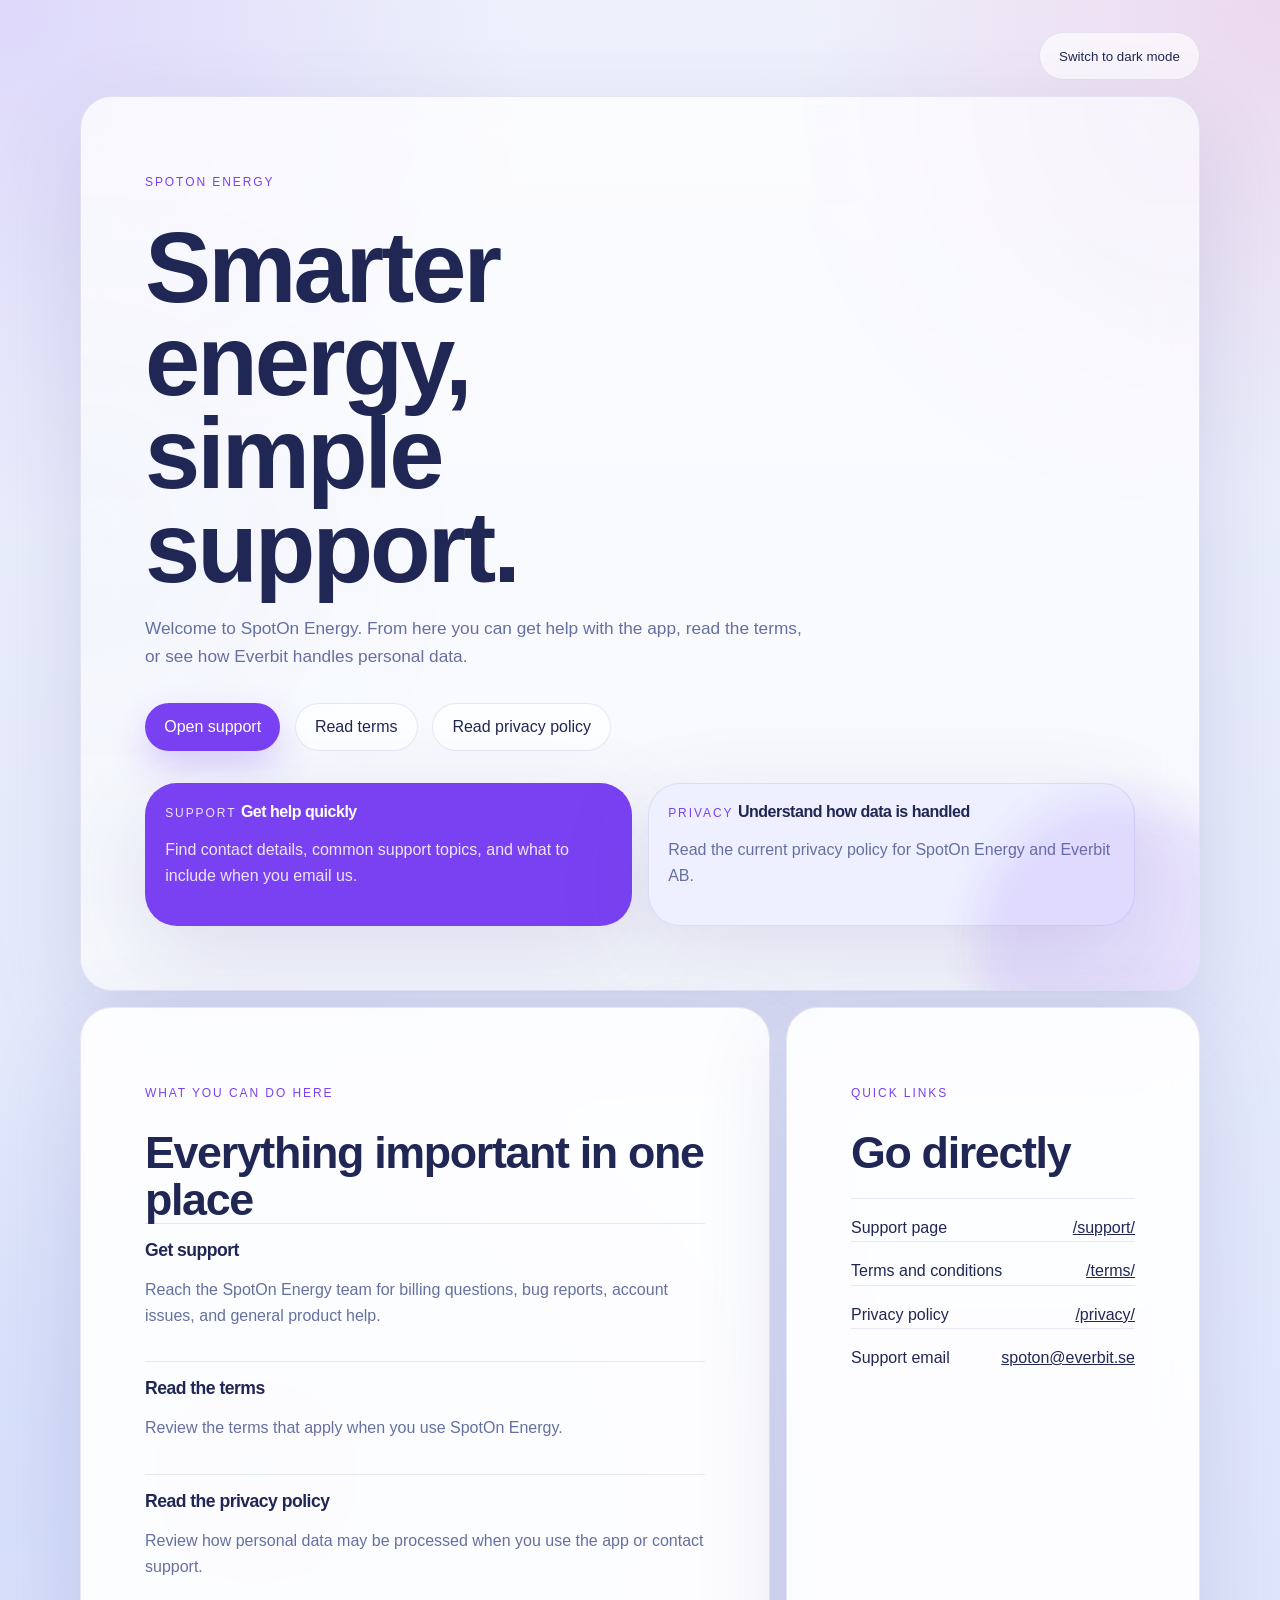
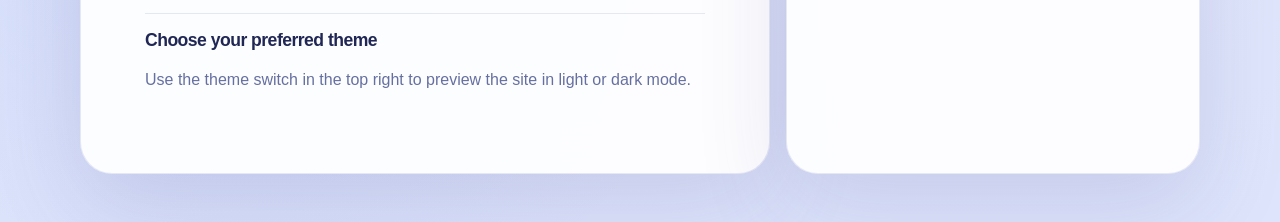
<file: index.html>
<!DOCTYPE html>
<html lang="en">
<head>
    <meta charset="utf-8"/>
    <meta name="viewport" content="width=device-width, initial-scale=1"/>
    <title>SpotOn Energy</title>
    <meta
            name="description"
            content="Welcome to SpotOn Energy. Find support information, terms, and the privacy policy."
    />
    <link rel="stylesheet" href="styles.css"/>
    <script src="theme.js" defer></script>
</head>
<body>
<main class="shell">
    <div class="topbar">
        <button class="subtle-link theme-toggle" data-theme-toggle type="button">Switch theme</button>
    </div>

    <section class="panel hero-panel">
        <p class="eyebrow">SpotOn Energy</p>
        <h1>Smarter energy, simple support.</h1>
        <p class="lede">
            Welcome to SpotOn Energy. From here you can get help with the app,
            read the terms, or see how Everbit handles personal data.
        </p>

        <div class="actions">
            <a class="button" href="support/">Open support</a>
            <a class="subtle-link" href="terms/">Read terms</a>
            <a class="subtle-link" href="privacy/">Read privacy policy</a>
        </div>

        <div class="card-grid">
            <article class="info-card gradient-card">
                <span class="label">Support</span>
                <strong>Get help quickly</strong>
                <p class="muted">
                    Find contact details, common support topics, and what to include when you email us.
                </p>
            </article>

            <article class="info-card soft-card">
                <span class="label">Privacy</span>
                <strong>Understand how data is handled</strong>
                <p class="muted">
                    Read the current privacy policy for SpotOn Energy and Everbit AB.
                </p>
            </article>
        </div>
    </section>

    <section class="grid">
        <article class="panel section-panel">
            <p class="eyebrow">What you can do here</p>
            <h2>Everything important in one place</h2>
            <div class="stack">
                <div>
                    <h3>Get support</h3>
                    <p class="muted">
                        Reach the SpotOn Energy team for billing questions, bug reports, account issues, and general
                        product help.
                    </p>
                </div>
                <div>
                    <h3>Read the terms</h3>
                    <p class="muted">
                        Review the terms that apply when you use SpotOn Energy.
                    </p>
                </div>
                <div>
                    <h3>Read the privacy policy</h3>
                    <p class="muted">
                        Review how personal data may be processed when you use the app or contact support.
                    </p>
                </div>
                <div>
                    <h3>Choose your preferred theme</h3>
                    <p class="muted">
                        Use the theme switch in the top right to preview the site in light or dark mode.
                    </p>
                </div>
            </div>
        </article>

        <aside class="panel section-panel">
            <p class="eyebrow">Quick links</p>
            <h2>Go directly</h2>
            <ul class="link-list">
                <li>
                    <span>Support page</span>
                    <a href="support/">/support/</a>
                </li>
                <li>
                    <span>Terms and conditions</span>
                    <a href="terms/">/terms/</a>
                </li>
                <li>
                    <span>Privacy policy</span>
                    <a href="privacy/">/privacy/</a>
                </li>
                <li>
                    <span>Support email</span>
                    <a href="mailto:spoton@everbit.se">spoton@everbit.se</a>
                </li>
            </ul>
        </aside>
    </section>
</main>
</body>
</html>
</file>
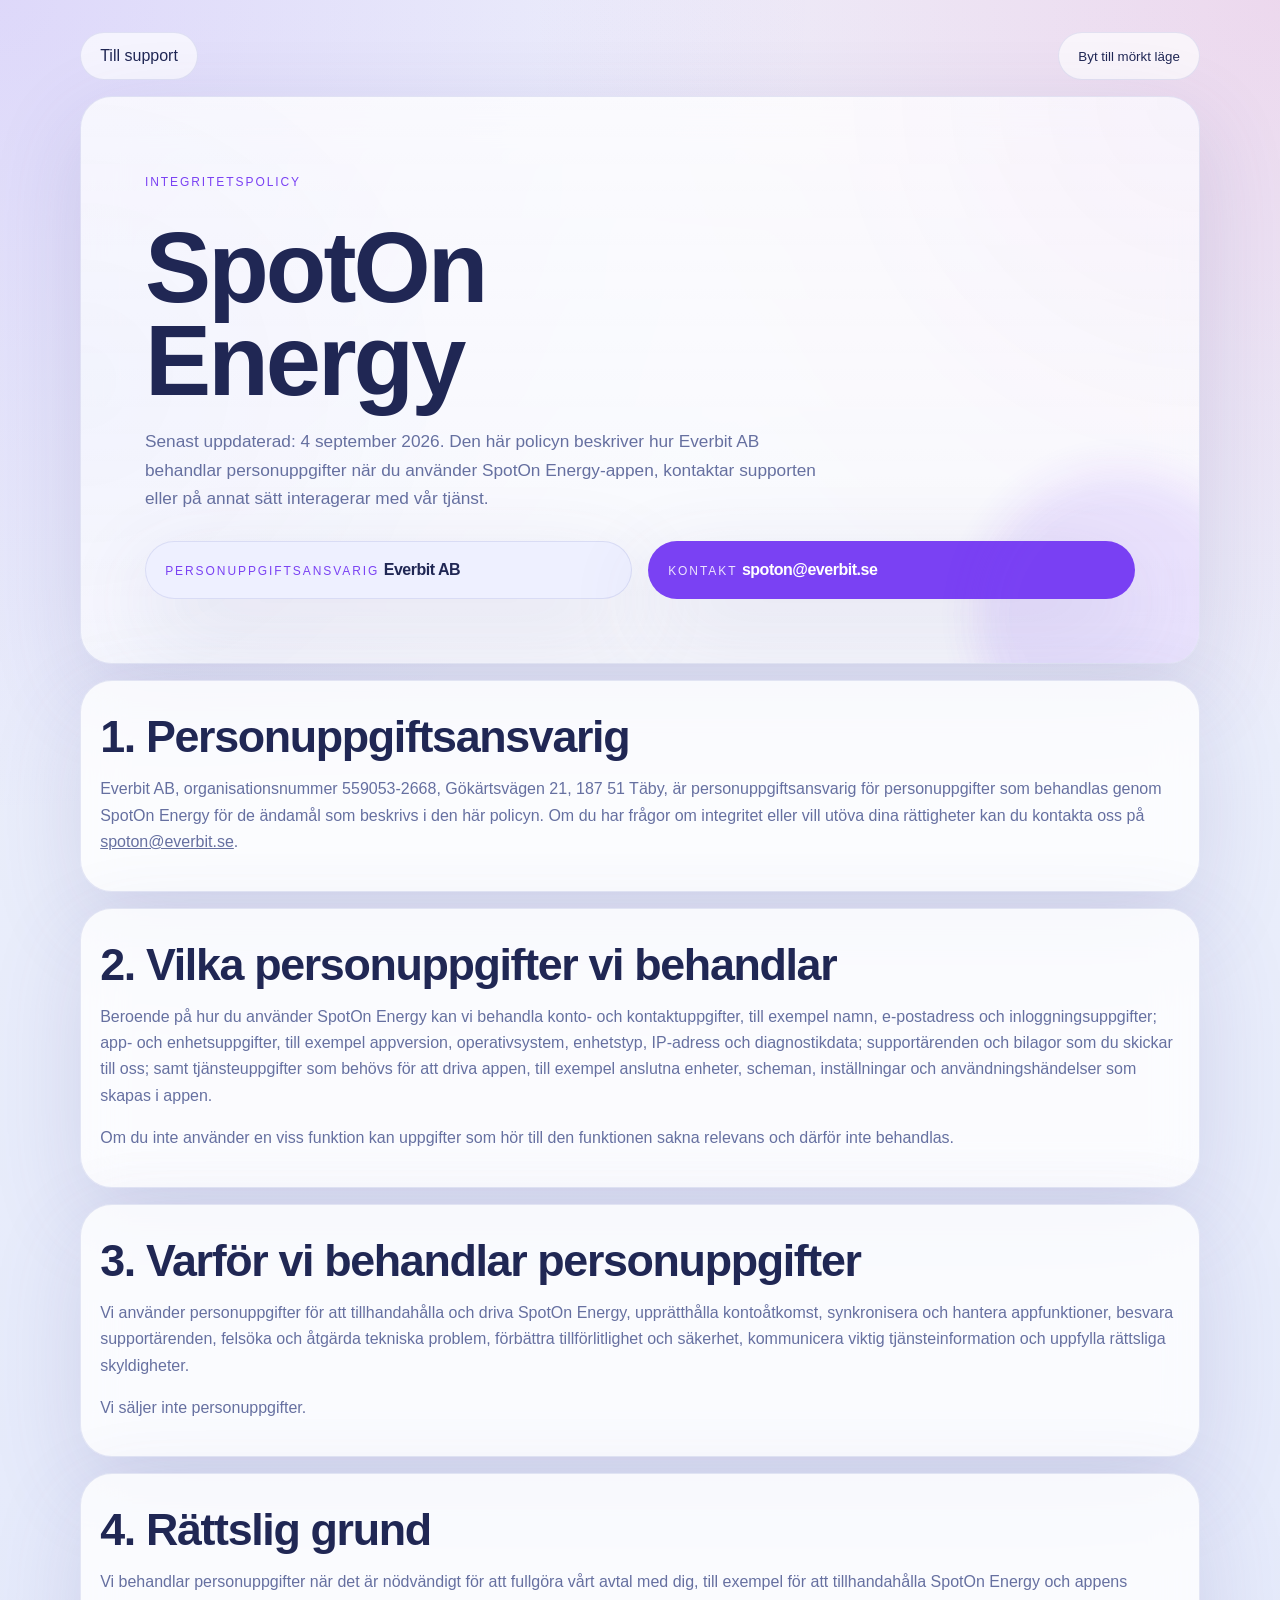
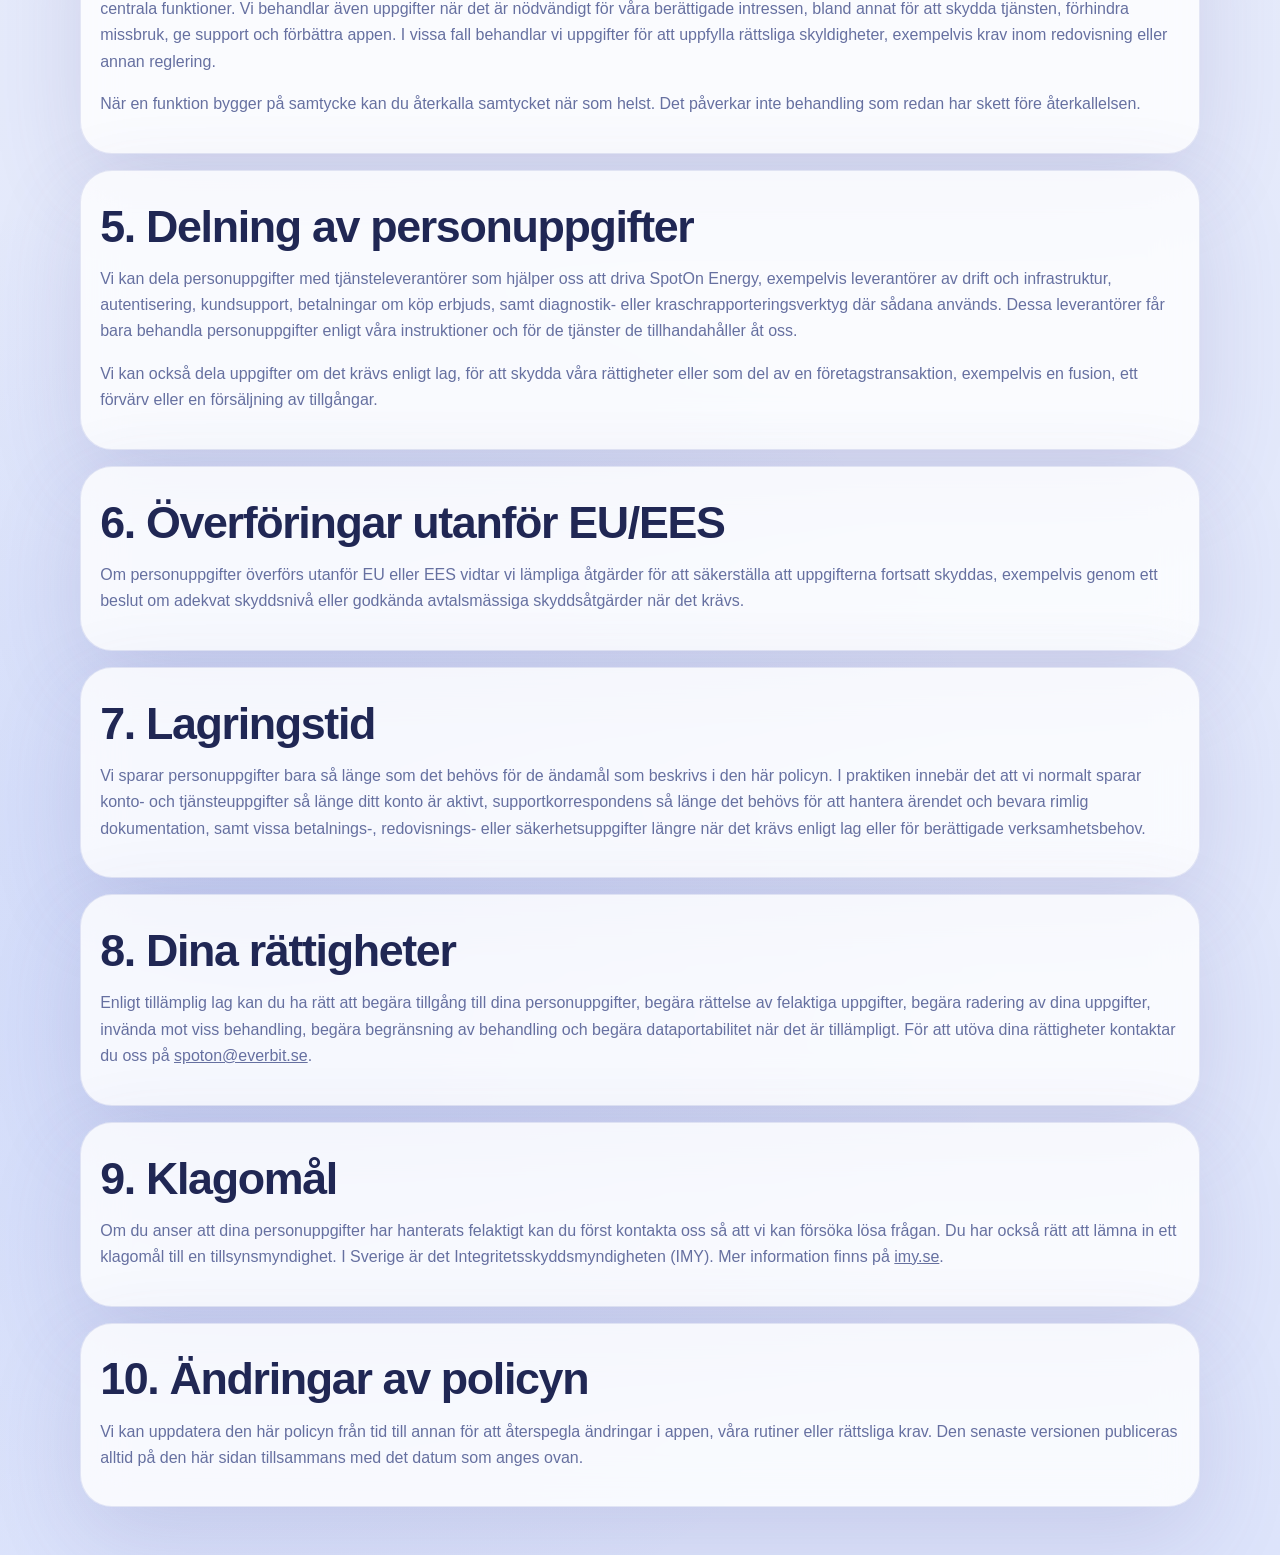
<file: privacy/index.html>
<!DOCTYPE html>
<html lang="sv">
<head>
    <meta charset="utf-8"/>
    <meta name="viewport" content="width=device-width, initial-scale=1"/>
    <title>SpotOn Energy integritetspolicy</title>
    <meta name="description" content="Integritetspolicy för SpotOn Energy-appen."/>
    <link rel="stylesheet" href="../styles.css"/>
    <script src="../theme.js" defer></script>
</head>
<body>
<main class="shell">
    <div class="topbar topbar-spread">
        <a class="back-link" href="../support/">Till support</a>
        <button class="subtle-link theme-toggle" data-theme-toggle type="button">Byt tema</button>
    </div>

    <section class="panel hero-panel">
        <p class="eyebrow">Integritetspolicy</p>
        <h1>SpotOn Energy</h1>
        <p class="lede">
            Senast uppdaterad: 4 september 2026. Den här policyn beskriver hur Everbit AB
            behandlar personuppgifter när du använder SpotOn Energy-appen, kontaktar supporten
            eller på annat sätt interagerar med vår tjänst.
        </p>

        <div class="summary-grid">
            <section class="summary-card soft-card">
                <span class="label">Personuppgiftsansvarig</span>
                <strong>Everbit AB</strong>
            </section>
            <section class="summary-card gradient-card">
                <span class="label">Kontakt</span>
                <strong>spoton@everbit.se</strong>
            </section>
        </div>
    </section>

    <div class="policy-sections">
        <section class="policy-card">
            <h2>1. Personuppgiftsansvarig</h2>
            <p class="muted">
                Everbit AB, organisationsnummer 559053-2668, Gökärtsvägen 21, 187 51 Täby,
                är personuppgiftsansvarig för personuppgifter som behandlas genom SpotOn Energy
                för de ändamål som beskrivs i den här policyn. Om du har frågor om integritet eller
                vill utöva dina rättigheter kan du kontakta oss på
                <a href="mailto:spoton@everbit.se">spoton@everbit.se</a>.
            </p>
        </section>

        <section class="policy-card">
            <h2>2. Vilka personuppgifter vi behandlar</h2>
            <p class="muted">
                Beroende på hur du använder SpotOn Energy kan vi behandla konto- och kontaktuppgifter,
                till exempel namn, e-postadress och inloggningsuppgifter; app- och enhetsuppgifter,
                till exempel appversion, operativsystem, enhetstyp, IP-adress och diagnostikdata;
                supportärenden och bilagor som du skickar till oss; samt tjänsteuppgifter som behövs
                för att driva appen, till exempel anslutna enheter, scheman, inställningar och
                användningshändelser som skapas i appen.
            </p>
            <p class="muted">
                Om du inte använder en viss funktion kan uppgifter som hör till den funktionen
                sakna relevans och därför inte behandlas.
            </p>
        </section>

        <section class="policy-card">
            <h2>3. Varför vi behandlar personuppgifter</h2>
            <p class="muted">
                Vi använder personuppgifter för att tillhandahålla och driva SpotOn Energy, upprätthålla
                kontoåtkomst, synkronisera och hantera appfunktioner, besvara supportärenden, felsöka och
                åtgärda tekniska problem, förbättra tillförlitlighet och säkerhet, kommunicera viktig
                tjänsteinformation och uppfylla rättsliga skyldigheter.
            </p>
            <p class="muted">Vi säljer inte personuppgifter.</p>
        </section>

        <section class="policy-card">
            <h2>4. Rättslig grund</h2>
            <p class="muted">
                Vi behandlar personuppgifter när det är nödvändigt för att fullgöra vårt avtal med dig,
                till exempel för att tillhandahålla SpotOn Energy och appens centrala funktioner. Vi
                behandlar även uppgifter när det är nödvändigt för våra berättigade intressen, bland annat
                för att skydda tjänsten, förhindra missbruk, ge support och förbättra appen. I vissa fall
                behandlar vi uppgifter för att uppfylla rättsliga skyldigheter, exempelvis krav inom
                redovisning eller annan reglering.
            </p>
            <p class="muted">
                När en funktion bygger på samtycke kan du återkalla samtycket när som helst. Det påverkar
                inte behandling som redan har skett före återkallelsen.
            </p>
        </section>

        <section class="policy-card">
            <h2>5. Delning av personuppgifter</h2>
            <p class="muted">
                Vi kan dela personuppgifter med tjänsteleverantörer som hjälper oss att driva SpotOn Energy,
                exempelvis leverantörer av drift och infrastruktur, autentisering, kundsupport, betalningar
                om köp erbjuds, samt diagnostik- eller kraschrapporteringsverktyg där sådana används. Dessa
                leverantörer får bara behandla personuppgifter enligt våra instruktioner och för de tjänster
                de tillhandahåller åt oss.
            </p>
            <p class="muted">
                Vi kan också dela uppgifter om det krävs enligt lag, för att skydda våra rättigheter eller
                som del av en företagstransaktion, exempelvis en fusion, ett förvärv eller en försäljning
                av tillgångar.
            </p>
        </section>

        <section class="policy-card">
            <h2>6. Överföringar utanför EU/EES</h2>
            <p class="muted">
                Om personuppgifter överförs utanför EU eller EES vidtar vi lämpliga åtgärder för att
                säkerställa att uppgifterna fortsatt skyddas, exempelvis genom ett beslut om adekvat
                skyddsnivå eller godkända avtalsmässiga skyddsåtgärder när det krävs.
            </p>
        </section>

        <section class="policy-card">
            <h2>7. Lagringstid</h2>
            <p class="muted">
                Vi sparar personuppgifter bara så länge som det behövs för de ändamål som beskrivs i den
                här policyn. I praktiken innebär det att vi normalt sparar konto- och tjänsteuppgifter så
                länge ditt konto är aktivt, supportkorrespondens så länge det behövs för att hantera ärendet
                och bevara rimlig dokumentation, samt vissa betalnings-, redovisnings- eller säkerhetsuppgifter
                längre när det krävs enligt lag eller för berättigade verksamhetsbehov.
            </p>
        </section>

        <section class="policy-card">
            <h2>8. Dina rättigheter</h2>
            <p class="muted">
                Enligt tillämplig lag kan du ha rätt att begära tillgång till dina personuppgifter, begära
                rättelse av felaktiga uppgifter, begära radering av dina uppgifter, invända mot viss
                behandling, begära begränsning av behandling och begära dataportabilitet när det är
                tillämpligt. För att utöva dina rättigheter kontaktar du oss på
                <a href="mailto:spoton@everbit.se">spoton@everbit.se</a>.
            </p>
        </section>

        <section class="policy-card">
            <h2>9. Klagomål</h2>
            <p class="muted">
                Om du anser att dina personuppgifter har hanterats felaktigt kan du först kontakta oss så
                att vi kan försöka lösa frågan. Du har också rätt att lämna in ett klagomål till en
                tillsynsmyndighet. I Sverige är det Integritetsskyddsmyndigheten (IMY). Mer information
                finns på <a href="https://www.imy.se/" target="_blank" rel="noreferrer">imy.se</a>.
            </p>
        </section>

        <section class="policy-card">
            <h2>10. Ändringar av policyn</h2>
            <p class="muted">
                Vi kan uppdatera den här policyn från tid till annan för att återspegla ändringar i appen,
                våra rutiner eller rättsliga krav. Den senaste versionen publiceras alltid på den här sidan
                tillsammans med det datum som anges ovan.
            </p>
        </section>
    </div>
</main>
</body>
</html>
</file>
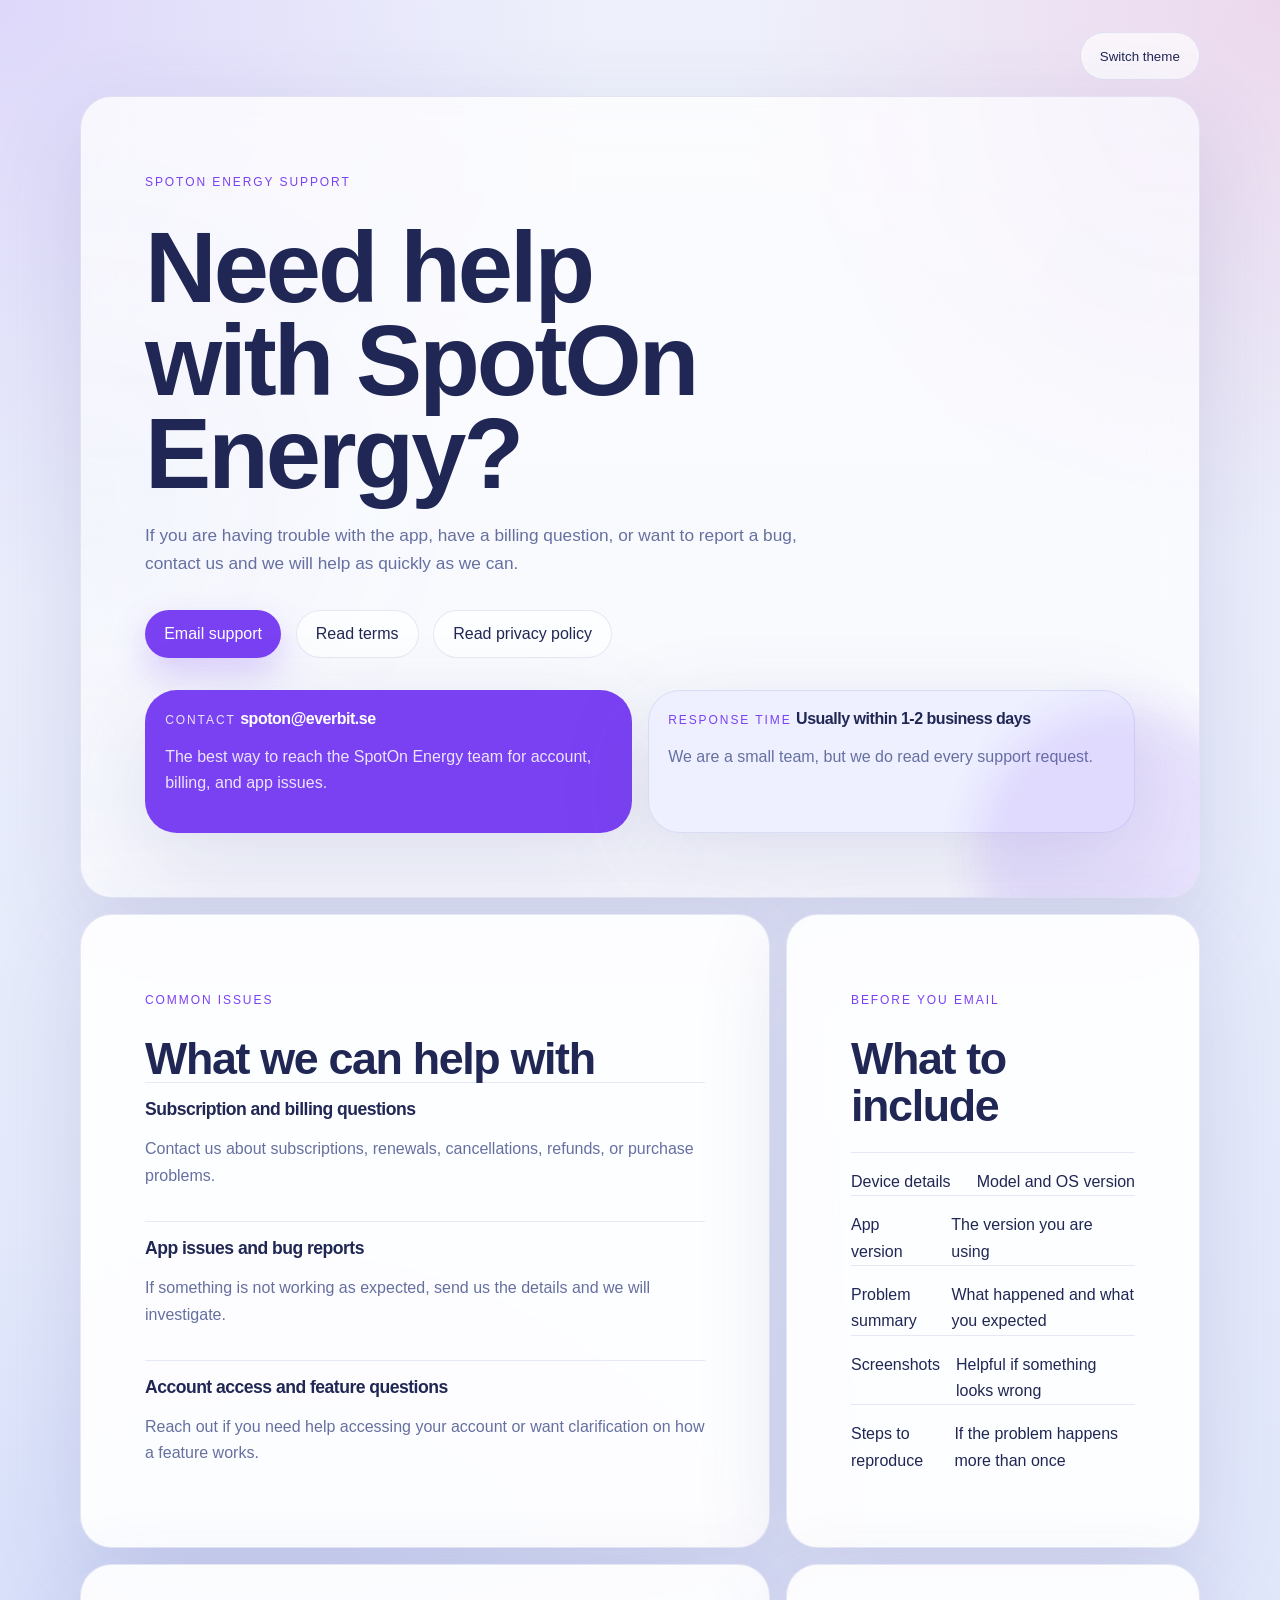
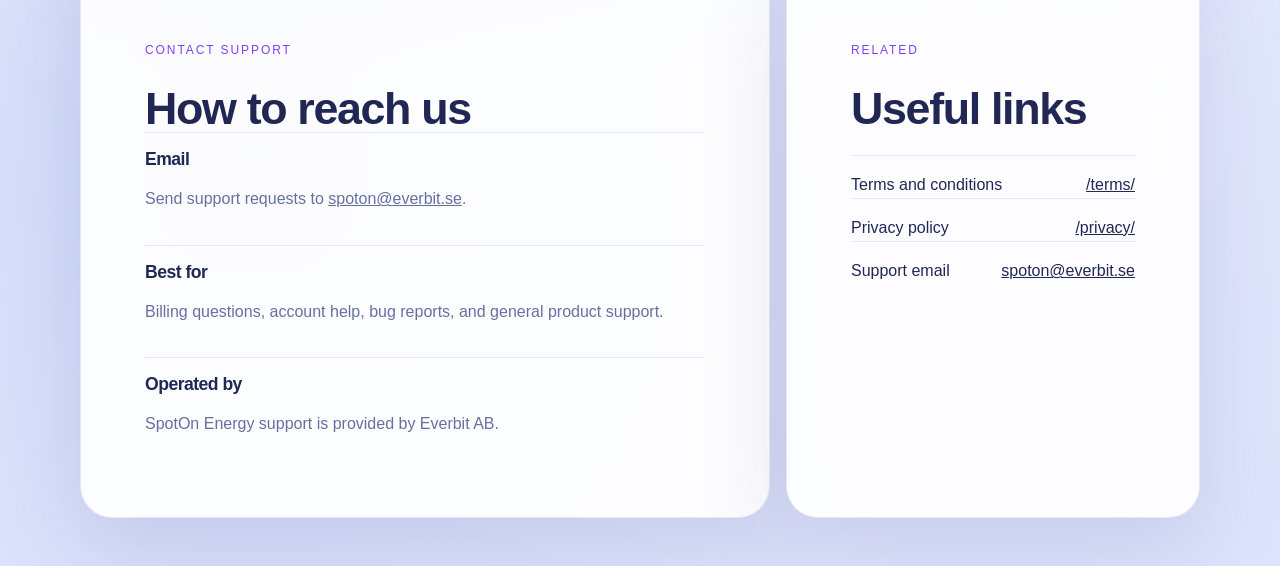
<file: support/index.html>
<!DOCTYPE html>
<html lang="en">
<head>
    <meta charset="utf-8"/>
    <meta name="viewport" content="width=device-width, initial-scale=1"/>
    <title>SpotOn Energy Support</title>
    <meta
            name="description"
            content="Support contact details and help information for the SpotOn Energy app."
    />
  <link rel="stylesheet" href="../styles.css"/>
  <script src="../theme.js" defer></script>
  <script src="../support-language.js" defer></script>
</head>
<body>
<main class="shell">
  <div class="topbar">
    <button class="subtle-link theme-toggle" data-theme-toggle data-i18n="themeButton" type="button">Switch theme
    </button>
  </div>
  <section class="panel hero-panel">
      <p class="eyebrow" data-i18n="eyebrowHero">SpotOn Energy support</p>
      <h1 data-i18n="heroTitle">Need help with SpotOn Energy?</h1>
    <p class="lede" data-i18n="heroLede">
          If you are having trouble with the app, have a billing question, or
          want to report a bug, contact us and we will help as quickly as we can.
        </p>

        <div class="actions">
          <a class="button" href="mailto:spoton@everbit.se" data-i18n="emailSupport">Email support</a>
            <a class="subtle-link" href="../terms/" data-i18n="readTerms">Read terms</a>
          <a class="subtle-link" href="../privacy/" data-i18n="readPrivacy">Read privacy policy</a>
        </div>

        <div class="card-grid">
          <article class="info-card gradient-card">
            <span class="label" data-i18n="contactLabel">Contact</span>
            <strong>spoton@everbit.se</strong>
            <p class="muted" data-i18n="contactBody">
                The best way to reach the SpotOn Energy team for account, billing, and app issues.
            </p>
          </article>

          <article class="info-card soft-card">
            <span class="label" data-i18n="responseLabel">Response time</span>
            <strong data-i18n="responseValue">Usually within 1-2 business days</strong>
            <p class="muted" data-i18n="responseBody">We are a small team, but we do read every support request.</p>
          </article>
        </div>
  </section>

  <section class="grid">
    <article class="panel section-panel">
      <p class="eyebrow" data-i18n="issuesEyebrow">Common issues</p>
      <h2 data-i18n="issuesTitle">What we can help with</h2>
          <div class="stack">
            <div>
              <h3 data-i18n="issueBillingTitle">Subscription and billing questions</h3>
              <p class="muted" data-i18n="issueBillingBody">
                Contact us about subscriptions, renewals, cancellations, refunds, or purchase
                problems.
              </p>
            </div>
            <div>
              <h3 data-i18n="issueBugTitle">App issues and bug reports</h3>
              <p class="muted" data-i18n="issueBugBody">
                If something is not working as expected, send us the details and we will
                investigate.
              </p>
            </div>
            <div>
              <h3 data-i18n="issueAccountTitle">Account access and feature questions</h3>
              <p class="muted" data-i18n="issueAccountBody">
                Reach out if you need help accessing your account or want clarification on how a
                feature works.
              </p>
            </div>
          </div>
        </article>

    <aside class="panel section-panel">
      <p class="eyebrow" data-i18n="beforeEyebrow">Before you email</p>
      <h2 data-i18n="beforeTitle">What to include</h2>
          <ul class="link-list">
            <li>
              <span data-i18n="deviceLabel">Device details</span>
              <span data-i18n="deviceValue">Model and OS version</span>
            </li>
            <li>
              <span data-i18n="appVersionLabel">App version</span>
              <span data-i18n="appVersionValue">The version you are using</span>
            </li>
            <li>
              <span data-i18n="summaryLabel">Problem summary</span>
              <span data-i18n="summaryValue">What happened and what you expected</span>
            </li>
            <li>
              <span data-i18n="screenshotsLabel">Screenshots</span>
              <span data-i18n="screenshotsValue">Helpful if something looks wrong</span>
            </li>
            <li>
              <span data-i18n="stepsLabel">Steps to reproduce</span>
              <span data-i18n="stepsValue">If the problem happens more than once</span>
            </li>
          </ul>
        </aside>
  </section>

  <section class="grid">
    <article class="panel section-panel">
      <p class="eyebrow" data-i18n="contactEyebrow">Contact support</p>
      <h2 data-i18n="contactTitle">How to reach us</h2>
      <div class="stack">
        <div>
          <h3 data-i18n="emailTitle">Email</h3>
          <p class="muted">
            <span data-i18n="emailBody">Send support requests to</span> <a href="mailto:spoton@everbit.se">spoton@everbit.se</a>.
          </p>
        </div>
        <div>
          <h3 data-i18n="bestForTitle">Best for</h3>
          <p class="muted" data-i18n="bestForBody">
            Billing questions, account help, bug reports, and general product support.
          </p>
        </div>
        <div>
          <h3 data-i18n="operatedByTitle">Operated by</h3>
            <p class="muted" data-i18n="operatedByBody">SpotOn Energy support is provided by Everbit AB.</p>
        </div>
      </div>
    </article>

    <aside class="panel section-panel">
      <p class="eyebrow" data-i18n="relatedEyebrow">Related</p>
      <h2 data-i18n="relatedTitle">Useful links</h2>
      <ul class="link-list">
          <li>
              <span data-i18n="termsLabel">Terms and conditions</span>
              <a href="../terms/">/terms/</a>
          </li>
        <li>
          <span data-i18n="privacyLabel">Privacy policy</span>
          <a href="../privacy/">/privacy/</a>
        </li>
        <li>
          <span data-i18n="supportEmailLabel">Support email</span>
          <a href="mailto:spoton@everbit.se">spoton@everbit.se</a>
        </li>
      </ul>
        </aside>
  </section>
</main>
</body>
</html>
</file>
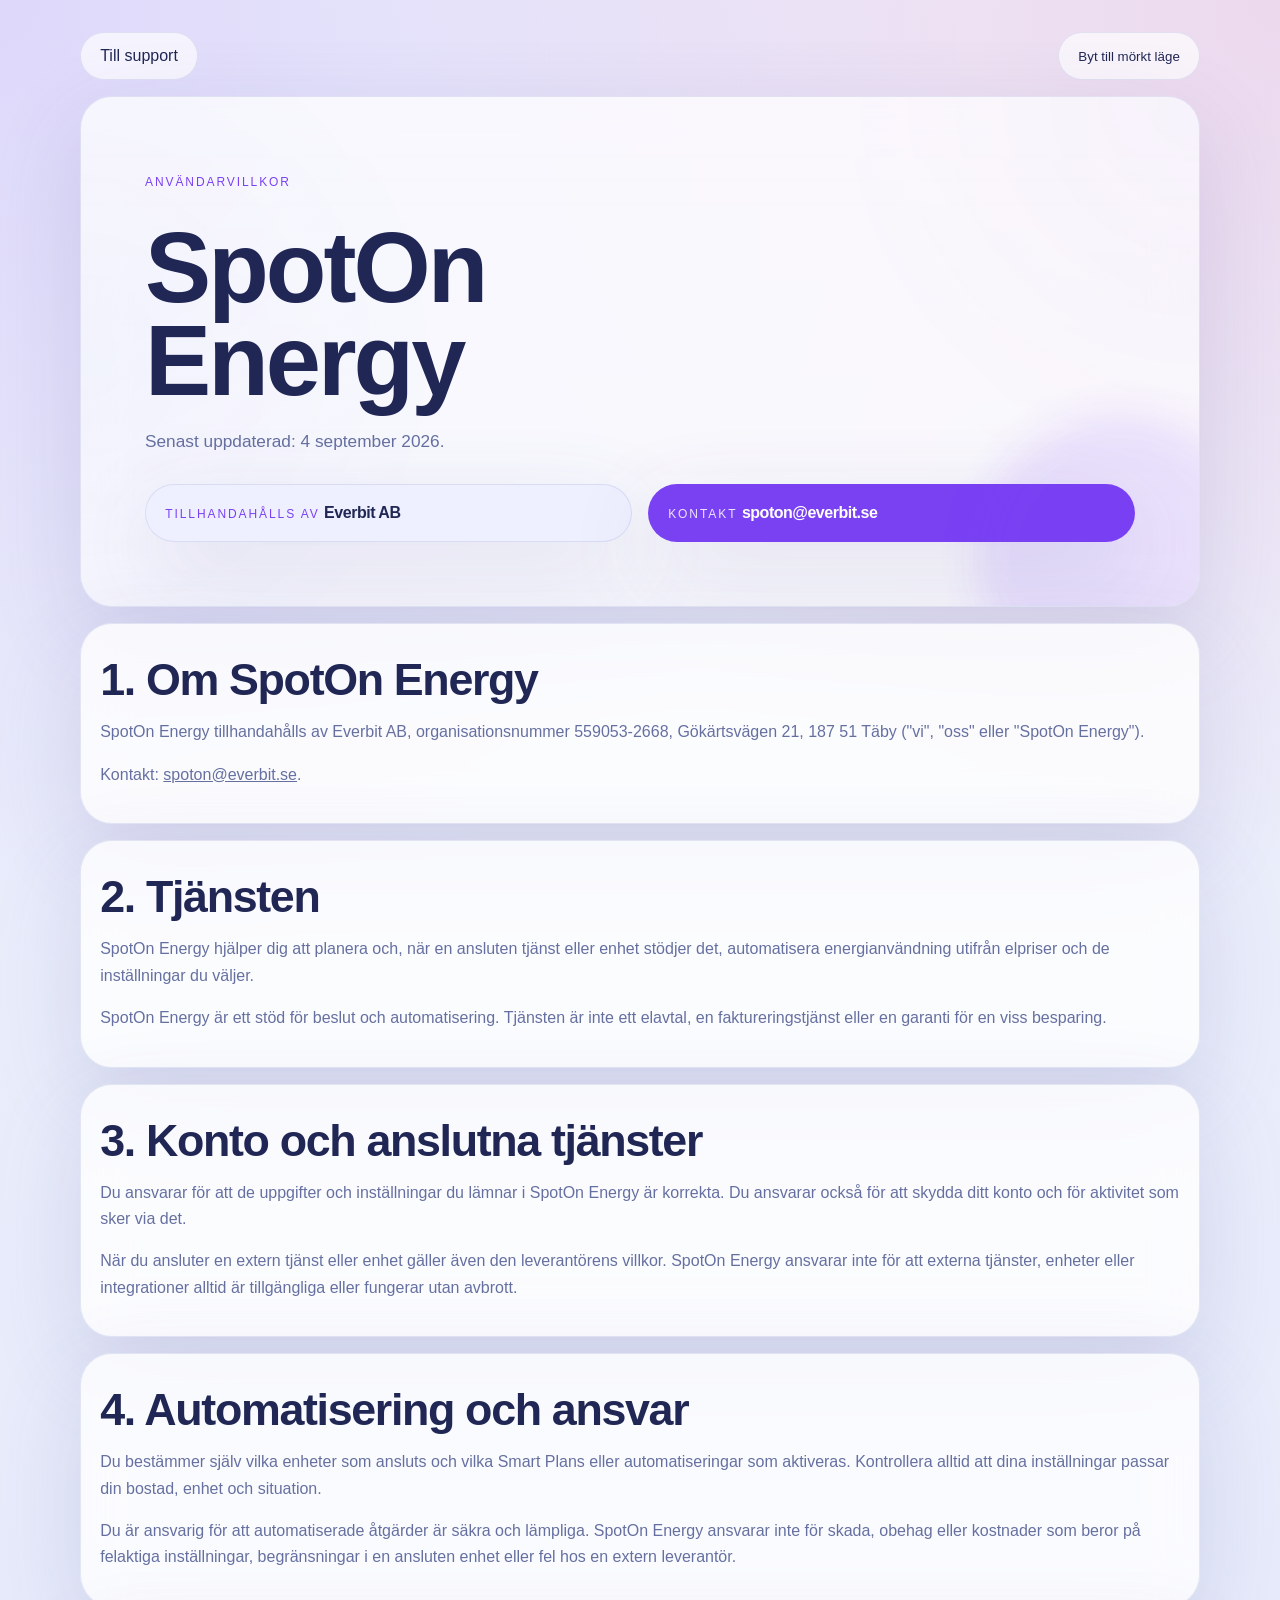
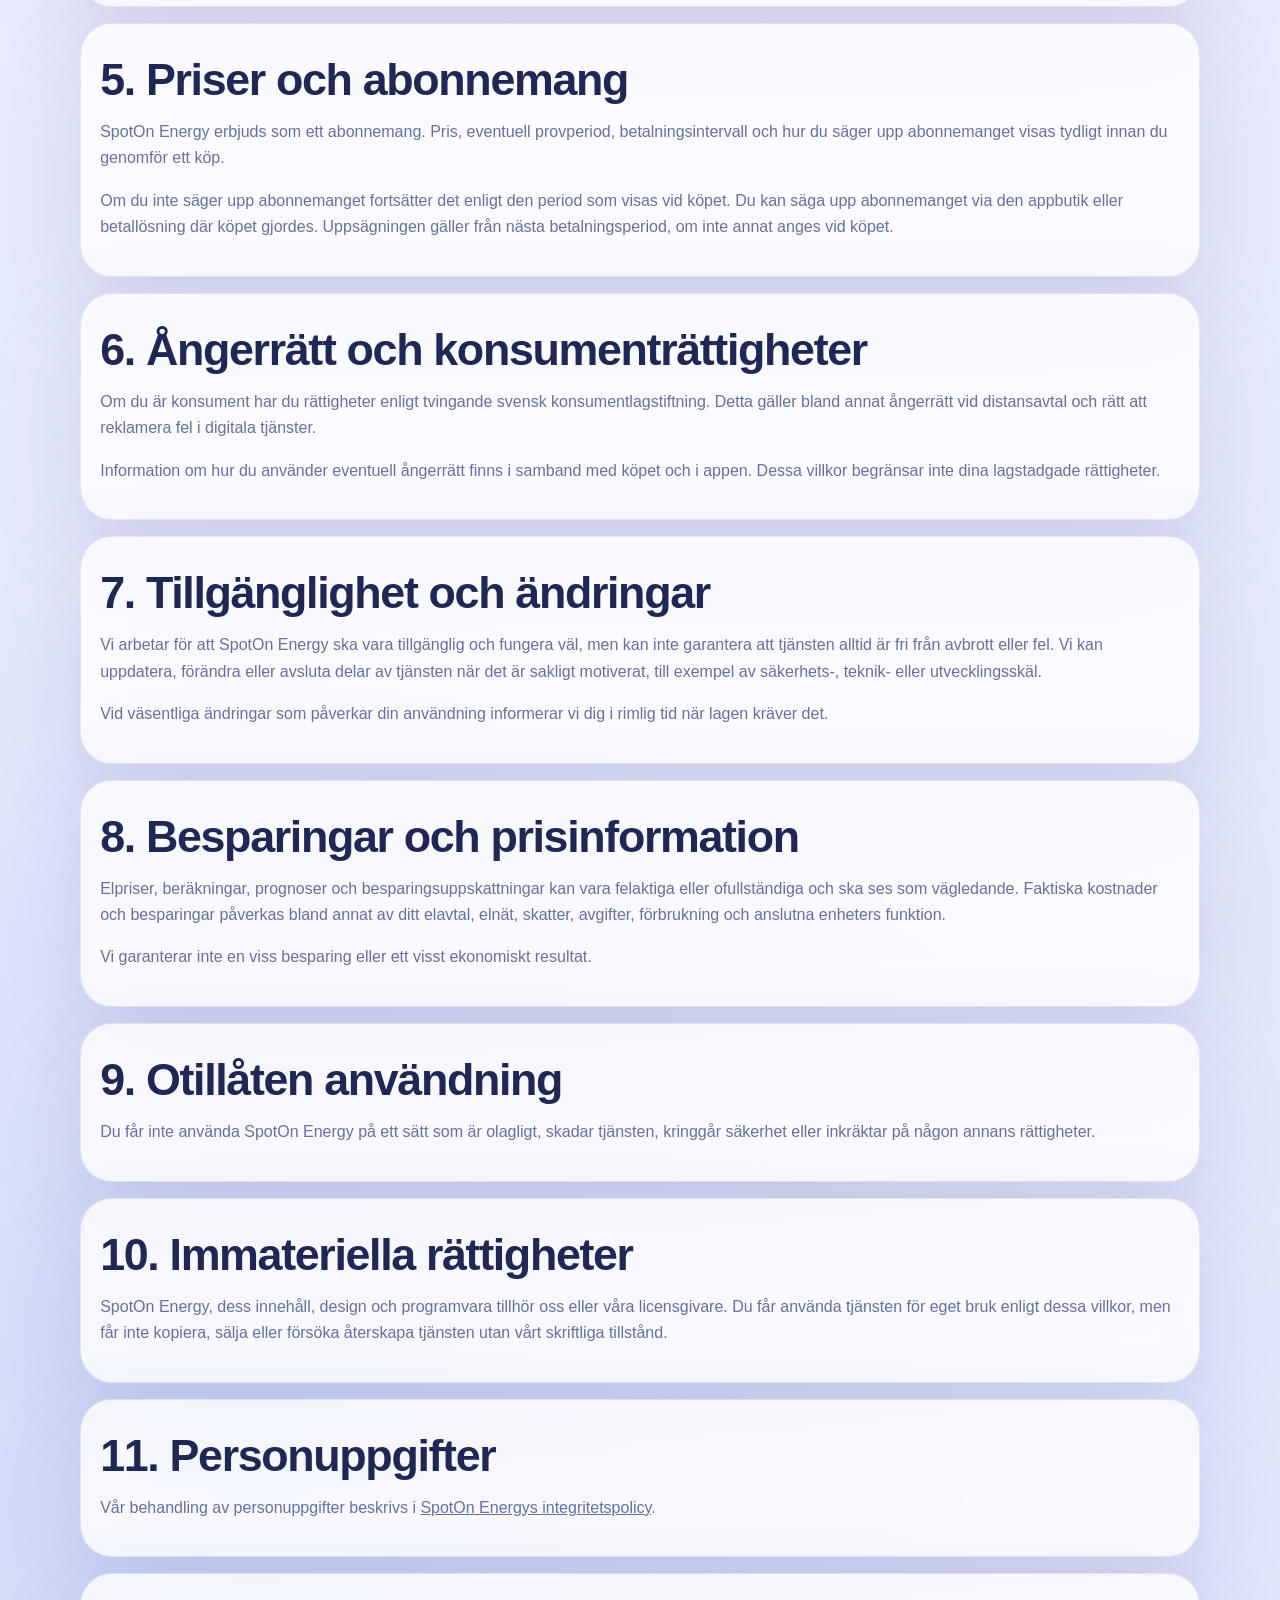
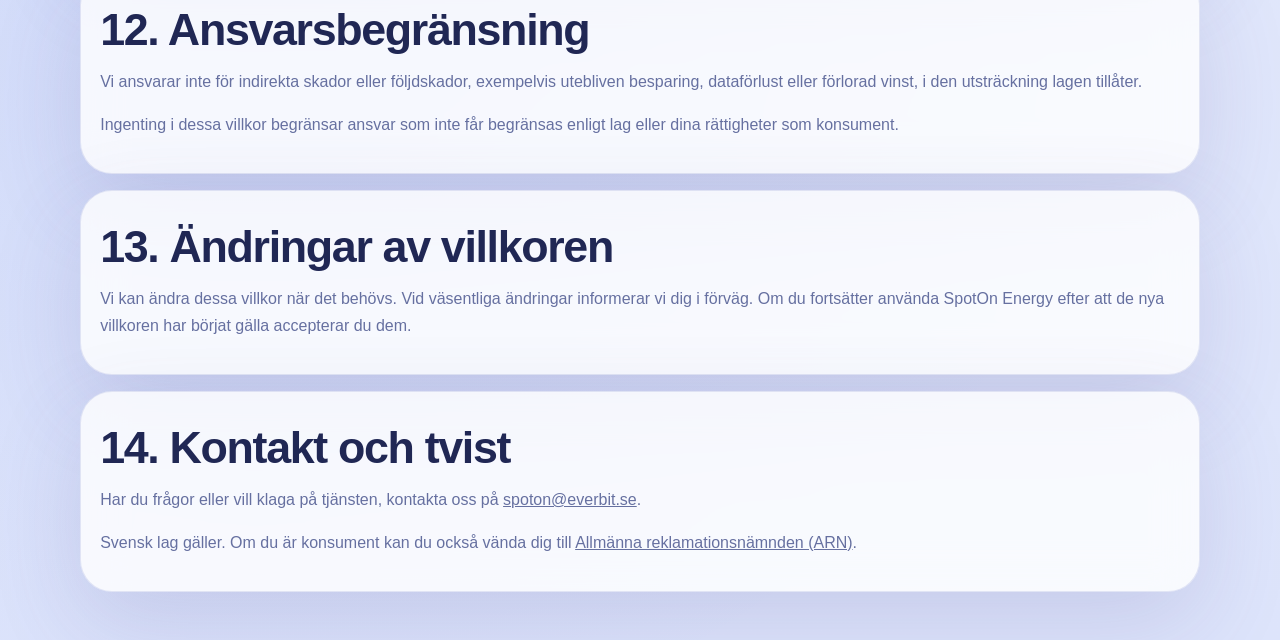
<file: terms/index.html>
<!DOCTYPE html>
<html lang="sv">
<head>
    <meta charset="utf-8"/>
    <meta name="viewport" content="width=device-width, initial-scale=1"/>
    <title>SpotOn Energy användarvillkor</title>
    <meta http-equiv="refresh" content="0; url=2026-09-04/"/>
    <link rel="canonical" href="2026-09-04/"/>
    <meta name="robots" content="noindex"/>
    <link rel="stylesheet" href="../styles.css"/>
    <script src="../theme.js" defer></script>
</head>
<body>
<main class="shell">
    <div class="topbar topbar-spread">
        <a class="back-link" href="../support/">Till support</a>
        <button class="subtle-link theme-toggle" data-theme-toggle type="button">Byt tema</button>
    </div>

    <section class="panel hero-panel">
        <p class="eyebrow">Användarvillkor</p>
        <h1>SpotOn Energy</h1>
        <p class="lede">
            Du skickas till den aktuella versionen av användarvillkoren.
            Om omdirigeringen inte fungerar, <a href="2026-09-04/">öppna villkoren här</a>.
        </p>
    </section>
</main>
</body>
</html>
</file>
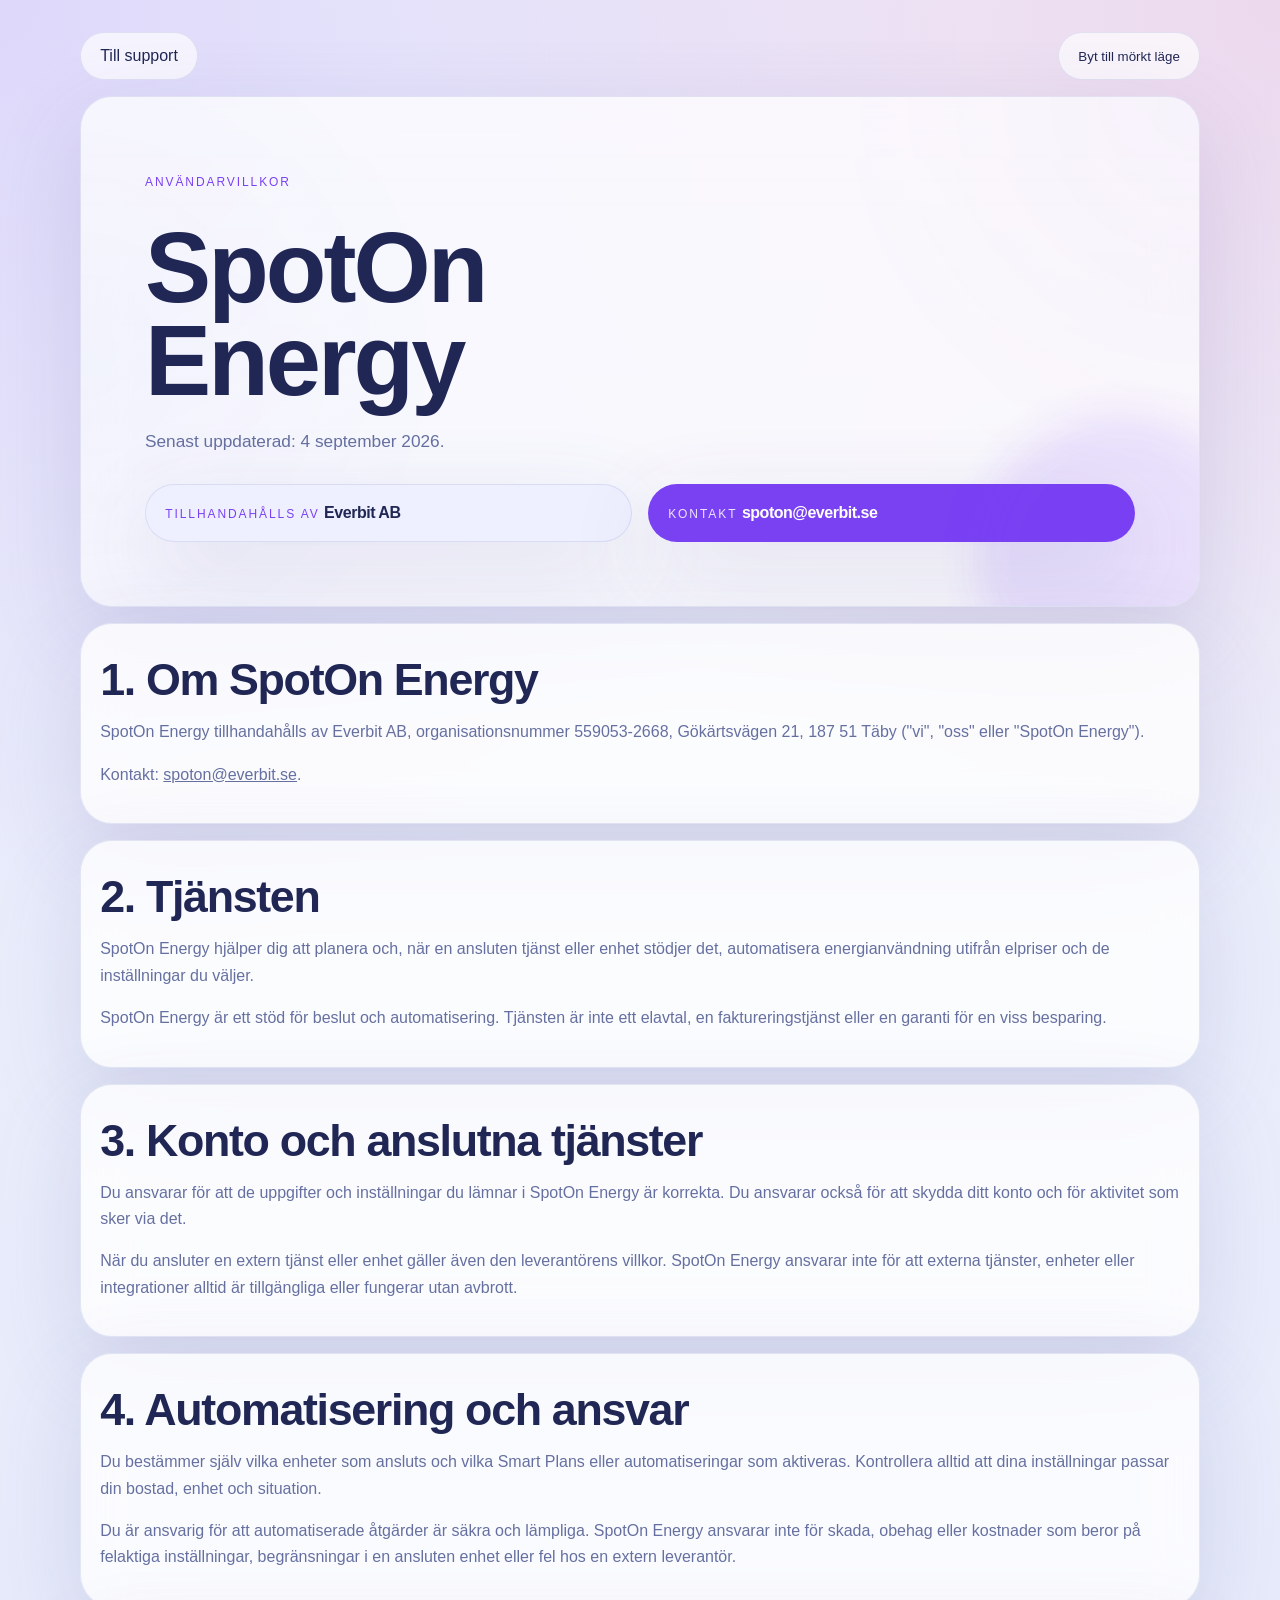
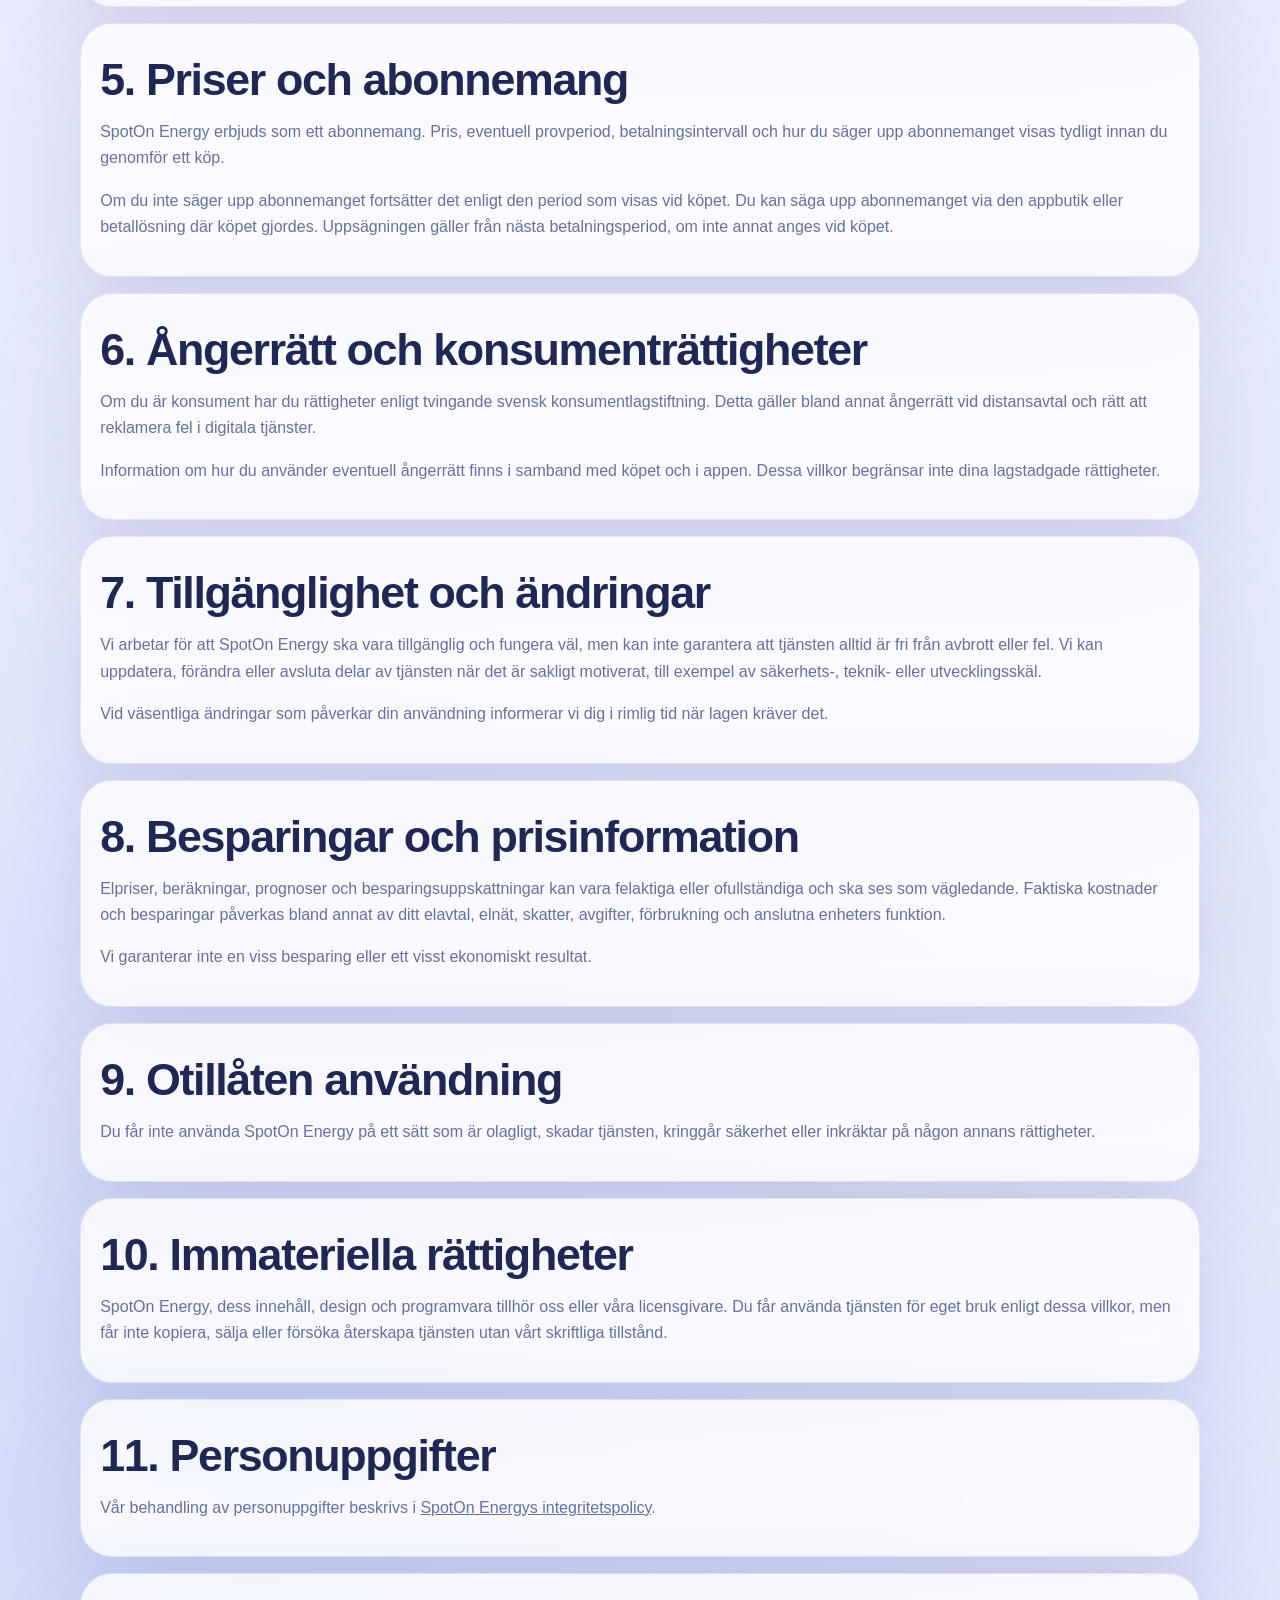
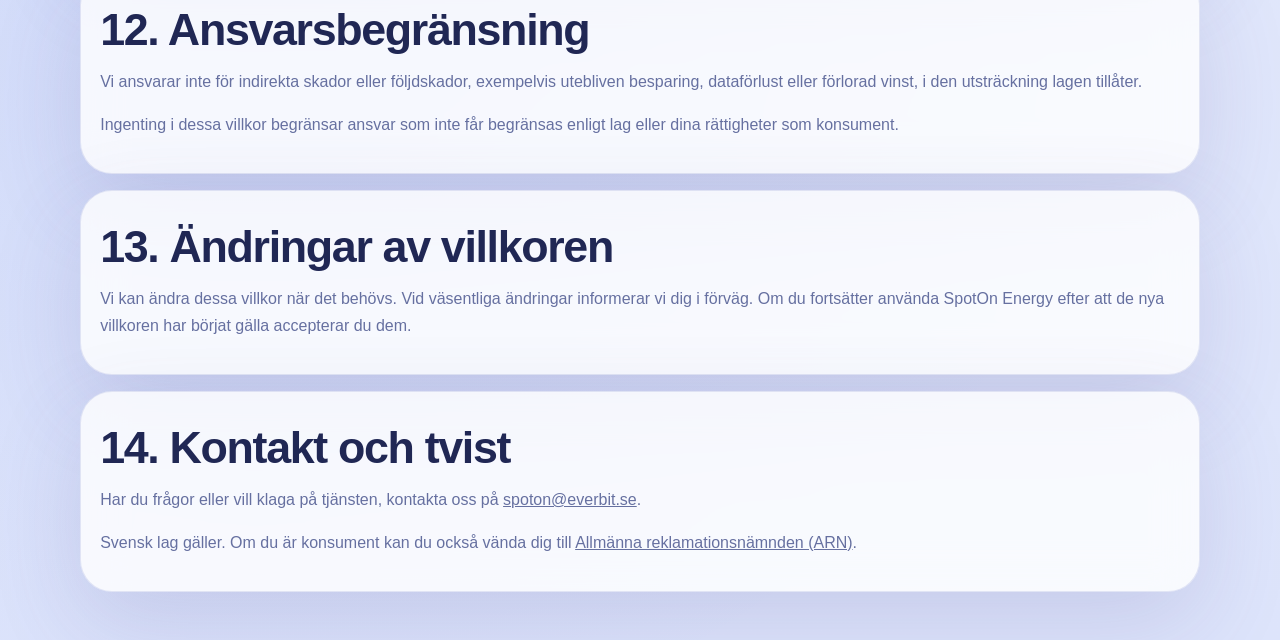
<file: terms/2026-09-04/index.html>
<!DOCTYPE html>
<html lang="sv">
<head>
    <meta charset="utf-8"/>
    <meta name="viewport" content="width=device-width, initial-scale=1"/>
    <title>Användarvillkor för SpotOn Energy</title>
    <meta name="description" content="Användarvillkor för SpotOn Energy."/>
    <link rel="stylesheet" href="../../styles.css"/>
    <script src="../../theme.js" defer></script>
</head>
<body>
<main class="shell">
    <div class="topbar topbar-spread">
        <a class="back-link" href="../../support/">Till support</a>
        <button class="subtle-link theme-toggle" data-theme-toggle type="button">Byt tema</button>
    </div>

    <section class="panel hero-panel">
        <p class="eyebrow">Användarvillkor</p>
        <h1>SpotOn Energy</h1>
        <p class="lede">Senast uppdaterad: 4 september 2026.</p>

        <div class="summary-grid">
            <section class="summary-card soft-card">
                <span class="label">Tillhandahålls av</span>
                <strong>Everbit AB</strong>
            </section>
            <section class="summary-card gradient-card">
                <span class="label">Kontakt</span>
                <strong>spoton@everbit.se</strong>
            </section>
        </div>
    </section>

    <div class="policy-sections">
        <section class="policy-card">
            <h2>1. Om SpotOn Energy</h2>
            <p class="muted">
                SpotOn Energy tillhandahålls av Everbit AB, organisationsnummer 559053-2668,
                Gökärtsvägen 21, 187 51 Täby ("vi", "oss" eller "SpotOn Energy").
            </p>
            <p class="muted">Kontakt: <a href="mailto:spoton@everbit.se">spoton@everbit.se</a>.</p>
        </section>

        <section class="policy-card">
            <h2>2. Tjänsten</h2>
            <p class="muted">
                SpotOn Energy hjälper dig att planera och, när en ansluten tjänst eller enhet stödjer det,
                automatisera energianvändning utifrån elpriser och de inställningar du väljer.
            </p>
            <p class="muted">
                SpotOn Energy är ett stöd för beslut och automatisering. Tjänsten är inte ett elavtal,
                en faktureringstjänst eller en garanti för en viss besparing.
            </p>
        </section>

        <section class="policy-card">
            <h2>3. Konto och anslutna tjänster</h2>
            <p class="muted">
                Du ansvarar för att de uppgifter och inställningar du lämnar i SpotOn Energy är korrekta.
                Du ansvarar också för att skydda ditt konto och för aktivitet som sker via det.
            </p>
            <p class="muted">
                När du ansluter en extern tjänst eller enhet gäller även den leverantörens villkor.
                SpotOn Energy ansvarar inte för att externa tjänster, enheter eller integrationer alltid är
                tillgängliga eller fungerar utan avbrott.
            </p>
        </section>

        <section class="policy-card">
            <h2>4. Automatisering och ansvar</h2>
            <p class="muted">
                Du bestämmer själv vilka enheter som ansluts och vilka Smart Plans eller automatiseringar som
                aktiveras. Kontrollera alltid att dina inställningar passar din bostad, enhet och situation.
            </p>
            <p class="muted">
                Du är ansvarig för att automatiserade åtgärder är säkra och lämpliga. SpotOn Energy ansvarar
                inte för skada, obehag eller kostnader som beror på felaktiga inställningar, begränsningar i en
                ansluten enhet eller fel hos en extern leverantör.
            </p>
        </section>

        <section class="policy-card">
            <h2>5. Priser och abonnemang</h2>
            <p class="muted">
                SpotOn Energy erbjuds som ett abonnemang. Pris, eventuell provperiod, betalningsintervall och hur
                du säger upp abonnemanget visas tydligt innan du genomför ett köp.
            </p>
            <p class="muted">
                Om du inte säger upp abonnemanget fortsätter det enligt den period som visas vid köpet. Du kan
                säga upp abonnemanget via den appbutik eller betallösning där köpet gjordes. Uppsägningen gäller
                från nästa betalningsperiod, om inte annat anges vid köpet.
            </p>
        </section>

        <section class="policy-card">
            <h2>6. Ångerrätt och konsumenträttigheter</h2>
            <p class="muted">
                Om du är konsument har du rättigheter enligt tvingande svensk konsumentlagstiftning. Detta gäller
                bland annat ångerrätt vid distansavtal och rätt att reklamera fel i digitala tjänster.
            </p>
            <p class="muted">
                Information om hur du använder eventuell ångerrätt finns i samband med köpet och i appen. Dessa
                villkor begränsar inte dina lagstadgade rättigheter.
            </p>
        </section>

        <section class="policy-card">
            <h2>7. Tillgänglighet och ändringar</h2>
            <p class="muted">
                Vi arbetar för att SpotOn Energy ska vara tillgänglig och fungera väl, men kan inte garantera att
                tjänsten alltid är fri från avbrott eller fel. Vi kan uppdatera, förändra eller avsluta delar av
                tjänsten när det är sakligt motiverat, till exempel av säkerhets-, teknik- eller utvecklingsskäl.
            </p>
            <p class="muted">
                Vid väsentliga ändringar som påverkar din användning informerar vi dig i rimlig tid när lagen
                kräver det.
            </p>
        </section>

        <section class="policy-card">
            <h2>8. Besparingar och prisinformation</h2>
            <p class="muted">
                Elpriser, beräkningar, prognoser och besparingsuppskattningar kan vara felaktiga eller
                ofullständiga och ska ses som vägledande. Faktiska kostnader och besparingar påverkas bland annat
                av ditt elavtal, elnät, skatter, avgifter, förbrukning och anslutna enheters funktion.
            </p>
            <p class="muted">Vi garanterar inte en viss besparing eller ett visst ekonomiskt resultat.</p>
        </section>

        <section class="policy-card">
            <h2>9. Otillåten användning</h2>
            <p class="muted">
                Du får inte använda SpotOn Energy på ett sätt som är olagligt, skadar tjänsten, kringgår
                säkerhet eller inkräktar på någon annans rättigheter.
            </p>
        </section>

        <section class="policy-card">
            <h2>10. Immateriella rättigheter</h2>
            <p class="muted">
                SpotOn Energy, dess innehåll, design och programvara tillhör oss eller våra licensgivare. Du får
                använda tjänsten för eget bruk enligt dessa villkor, men får inte kopiera, sälja eller försöka
                återskapa tjänsten utan vårt skriftliga tillstånd.
            </p>
        </section>

        <section class="policy-card">
            <h2>11. Personuppgifter</h2>
            <p class="muted">
                Vår behandling av personuppgifter beskrivs i <a href="../../privacy/">SpotOn Energys
                integritetspolicy</a>.
            </p>
        </section>

        <section class="policy-card">
            <h2>12. Ansvarsbegränsning</h2>
            <p class="muted">
                Vi ansvarar inte för indirekta skador eller följdskador, exempelvis utebliven besparing,
                dataförlust eller förlorad vinst, i den utsträckning lagen tillåter.
            </p>
            <p class="muted">
                Ingenting i dessa villkor begränsar ansvar som inte får begränsas enligt lag eller dina
                rättigheter som konsument.
            </p>
        </section>

        <section class="policy-card">
            <h2>13. Ändringar av villkoren</h2>
            <p class="muted">
                Vi kan ändra dessa villkor när det behövs. Vid väsentliga ändringar informerar vi dig i förväg.
                Om du fortsätter använda SpotOn Energy efter att de nya villkoren har börjat gälla accepterar du
                dem.
            </p>
        </section>

        <section class="policy-card">
            <h2>14. Kontakt och tvist</h2>
            <p class="muted">
                Har du frågor eller vill klaga på tjänsten, kontakta oss på
                <a href="mailto:spoton@everbit.se">spoton@everbit.se</a>.
            </p>
            <p class="muted">
                Svensk lag gäller. Om du är konsument kan du också vända dig till
                <a href="https://www.arn.se/" target="_blank" rel="noreferrer">Allmänna reklamationsnämnden
                    (ARN)</a>.
            </p>
        </section>
    </div>
</main>
</body>
</html>
</file>
<file: styles.css>
:root,
:root[data-theme="light"] {
    --page-bg: #eef1fb;
    --page-bg-deep: #dde4fb;
    --surface: rgba(255, 255, 255, 0.8);
    --surface-strong: rgba(255, 255, 255, 0.92);
    --ink: #202754;
    --muted: #6670a0;
    --line: rgba(89, 102, 180, 0.14);
    --accent-blue: #315fe8;
    --accent-violet: #7a41f3;
    --accent-pink: #e458a8;
    --pill-bg: rgba(255, 255, 255, 0.68);
    --hero-bg: rgba(255, 255, 255, 0.76);
    --hero-bg-strong: rgba(255, 255, 255, 0.68);
    --solid-accent: #7a41f3;
    --solid-accent-strong: #315fe8;
    --solid-accent-soft: #eef0ff;
    --shadow: 0 30px 90px rgba(83, 76, 152, 0.16);
}

* {
    box-sizing: border-box;
}

html {
    scroll-behavior: smooth;
}

body {
    margin: 0;
    background: radial-gradient(circle at top left, rgba(122, 65, 243, 0.14), transparent 24%),
    radial-gradient(circle at top right, rgba(228, 88, 168, 0.16), transparent 22%),
    radial-gradient(circle at 20% 80%, rgba(49, 95, 232, 0.1), transparent 28%),
    linear-gradient(180deg, var(--page-bg) 0%, var(--page-bg-deep) 100%);
    color: var(--ink);
    font-family: Inter, "SF Pro Display", "Helvetica Neue", Helvetica, Arial, sans-serif;
}

a {
    color: inherit;
}

.shell {
    width: min(1120px, calc(100vw - 2rem));
    margin: 0 auto;
    padding: 2rem 0 3rem;
}

.panel,
.info-card,
.summary-card,
.policy-card {
    border: 1px solid var(--line);
    border-radius: 32px;
    background: var(--surface);
    box-shadow: var(--shadow);
    backdrop-filter: blur(22px);
}

.panel {
    padding: clamp(2rem, 5vw, 4rem);
}

.hero-panel {
    position: relative;
    overflow: hidden;
    background: linear-gradient(180deg, var(--hero-bg), var(--hero-bg-strong)),
    radial-gradient(circle at top right, rgba(122, 65, 243, 0.12), transparent 30%),
    radial-gradient(circle at left center, rgba(49, 95, 232, 0.1), transparent 32%);
}

.hero-panel::after {
    content: "";
    position: absolute;
    right: -4rem;
    bottom: -6rem;
    width: 18rem;
    height: 18rem;
    border-radius: 999px;
    background: rgba(122, 65, 243, 0.14);
    filter: blur(20px);
    opacity: 0.9;
    pointer-events: none;
}

.section-panel {
    background: var(--surface-strong);
}

.eyebrow,
.label {
    display: inline-block;
    font-size: 0.75rem;
    letter-spacing: 0.16em;
    text-transform: uppercase;
    color: var(--accent-violet);
}

h1,
h2,
h3,
strong {
    margin: 0;
    font-weight: 700;
    letter-spacing: -0.03em;
}

h1 {
    margin-top: 1rem;
    max-width: 11ch;
    font-size: clamp(3rem, 11vw, 6.2rem);
    line-height: 0.94;
}

h2 {
    margin-top: 0.8rem;
    font-size: clamp(1.8rem, 4vw, 2.8rem);
    line-height: 1.05;
}

h3 {
    font-size: 1.1rem;
}

p,
li {
    line-height: 1.65;
}

.lede {
    margin: 1.25rem 0 0;
    max-width: 42rem;
    color: var(--muted);
    font-size: 1.08rem;
}

.actions {
    display: flex;
    flex-wrap: wrap;
    gap: 0.9rem;
    margin-top: 2rem;
}

.button,
.subtle-link,
.back-link {
    display: inline-flex;
    align-items: center;
    justify-content: center;
    min-height: 3rem;
    padding: 0.75rem 1.2rem;
    border-radius: 999px;
    text-decoration: none;
    transition: transform 180ms ease, box-shadow 180ms ease, background 180ms ease;
}

.button {
    background: var(--solid-accent);
    color: #ffffff;
    box-shadow: 0 16px 36px rgba(122, 65, 243, 0.24);
}

.subtle-link,
.back-link {
    border: 1px solid var(--line);
    background: var(--pill-bg);
}

.button:hover,
.subtle-link:hover,
.back-link:hover {
    transform: translateY(-1px);
}

.grid,
.summary-grid {
    display: grid;
    gap: 1rem;
}

.grid {
    grid-template-columns: minmax(0, 1.5fr) minmax(280px, 0.9fr);
    margin-top: 1rem;
}

.card-grid {
    display: grid;
    grid-template-columns: repeat(auto-fit, minmax(220px, 1fr));
    gap: 1rem;
    margin-top: 2rem;
}

.info-card,
.summary-card,
.policy-card {
    padding: 1.2rem;
}

.gradient-card {
    background: var(--solid-accent);
    color: #ffffff;
    border-color: transparent;
}

.gradient-card .label,
.gradient-card .muted,
.gradient-card a {
    color: rgba(255, 255, 255, 0.86);
}

.soft-card {
    background: var(--solid-accent-soft);
}

.muted {
    color: var(--muted);
}

.theme-toggle {
    cursor: pointer;
}

.topbar {
    display: flex;
    justify-content: flex-end;
    align-items: center;
    margin-bottom: 1rem;
    gap: 0.75rem;
}

.topbar-spread {
    justify-content: space-between;
    flex-wrap: wrap;
}

.topbar .subtle-link {
    color: var(--ink);
}

.stack {
    display: grid;
    gap: 1rem;
}

.stack > div,
.link-list li {
    padding-top: 1rem;
    border-top: 1px solid var(--line);
}

.link-list {
    list-style: none;
    padding: 0;
    margin: 1.4rem 0 0;
}

.link-list li {
    display: flex;
    justify-content: space-between;
    gap: 1rem;
}

.summary-grid {
    grid-template-columns: repeat(auto-fit, minmax(220px, 1fr));
    margin-top: 1.75rem;
}

.policy-sections {
    display: grid;
    gap: 1rem;
    margin-top: 1rem;
}

:root[data-theme="dark"] {
    --page-bg: #14163d;
    --page-bg-deep: #181847;
    --surface: rgba(34, 36, 88, 0.84);
    --surface-strong: rgba(38, 41, 98, 0.92);
    --ink: #f3f4ff;
    --muted: #b7bbe7;
    --line: rgba(157, 166, 243, 0.14);
    --pill-bg: rgba(56, 59, 122, 0.58);
    --hero-bg: rgba(34, 37, 93, 0.88);
    --hero-bg-strong: rgba(30, 33, 84, 0.88);
    --solid-accent: #e458a8;
    --solid-accent-strong: #7a41f3;
    --solid-accent-soft: rgba(64, 67, 138, 0.88);
    --shadow: 0 30px 90px rgba(7, 7, 28, 0.38);
}

:root[data-theme="dark"] body {
    background: radial-gradient(circle at top left, rgba(122, 65, 243, 0.18), transparent 24%),
    radial-gradient(circle at top right, rgba(228, 88, 168, 0.18), transparent 22%),
    linear-gradient(180deg, var(--page-bg) 0%, var(--page-bg-deep) 100%);
}

:root[data-theme="dark"] .hero-panel {
    background: linear-gradient(180deg, var(--hero-bg), var(--hero-bg-strong)),
    radial-gradient(circle at top right, rgba(228, 88, 168, 0.14), transparent 30%),
    radial-gradient(circle at left center, rgba(49, 95, 232, 0.14), transparent 32%);
}

:root[data-theme="dark"] .hero-panel::after {
    background: rgba(228, 88, 168, 0.16);
}

:root[data-theme="dark"] .soft-card {
    background: var(--solid-accent-soft);
}

:root[data-theme="dark"] .button {
    box-shadow: 0 16px 36px rgba(228, 88, 168, 0.24);
}

:root[data-theme="dark"] .gradient-card .label,
:root[data-theme="dark"] .gradient-card .muted,
:root[data-theme="dark"] .gradient-card a {
    color: rgba(255, 255, 255, 0.88);
}

@media (prefers-color-scheme: dark) {
    :root:not([data-theme]) {
        --page-bg: #14163d;
        --page-bg-deep: #181847;
        --surface: rgba(34, 36, 88, 0.84);
        --surface-strong: rgba(38, 41, 98, 0.92);
        --ink: #f3f4ff;
        --muted: #b7bbe7;
        --line: rgba(157, 166, 243, 0.14);
        --pill-bg: rgba(56, 59, 122, 0.58);
        --hero-bg: rgba(34, 37, 93, 0.88);
        --hero-bg-strong: rgba(30, 33, 84, 0.88);
        --solid-accent: #e458a8;
        --solid-accent-strong: #7a41f3;
        --solid-accent-soft: rgba(64, 67, 138, 0.88);
        --shadow: 0 30px 90px rgba(7, 7, 28, 0.38);
    }

    body {
        background: radial-gradient(circle at top left, rgba(122, 65, 243, 0.18), transparent 24%),
        radial-gradient(circle at top right, rgba(228, 88, 168, 0.18), transparent 22%),
        linear-gradient(180deg, var(--page-bg) 0%, var(--page-bg-deep) 100%);
    }

    :root:not([data-theme]) .hero-panel {
        background: linear-gradient(180deg, var(--hero-bg), var(--hero-bg-strong)),
        radial-gradient(circle at top right, rgba(228, 88, 168, 0.14), transparent 30%),
        radial-gradient(circle at left center, rgba(49, 95, 232, 0.14), transparent 32%);
    }
}

@media (max-width: 820px) {
    .grid {
        grid-template-columns: 1fr;
    }

    h1 {
        max-width: 100%;
    }
}
</file>
